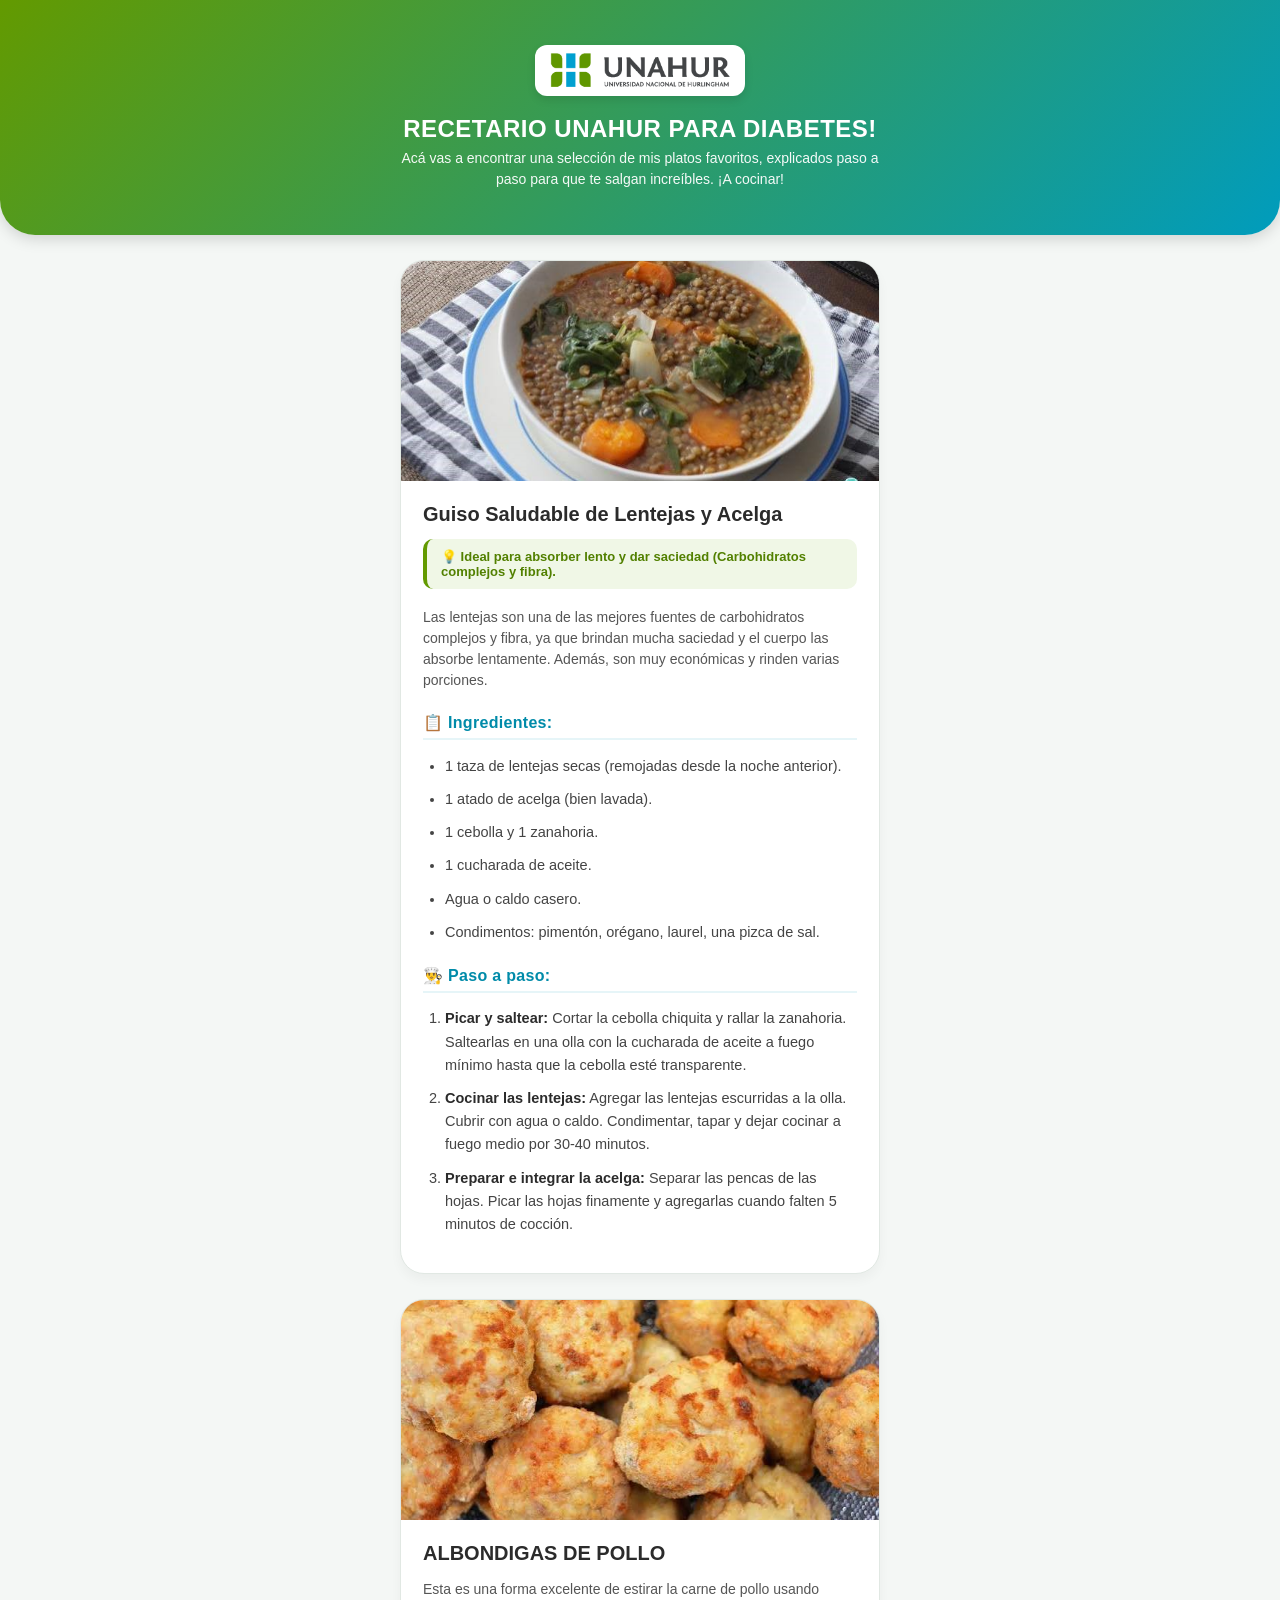
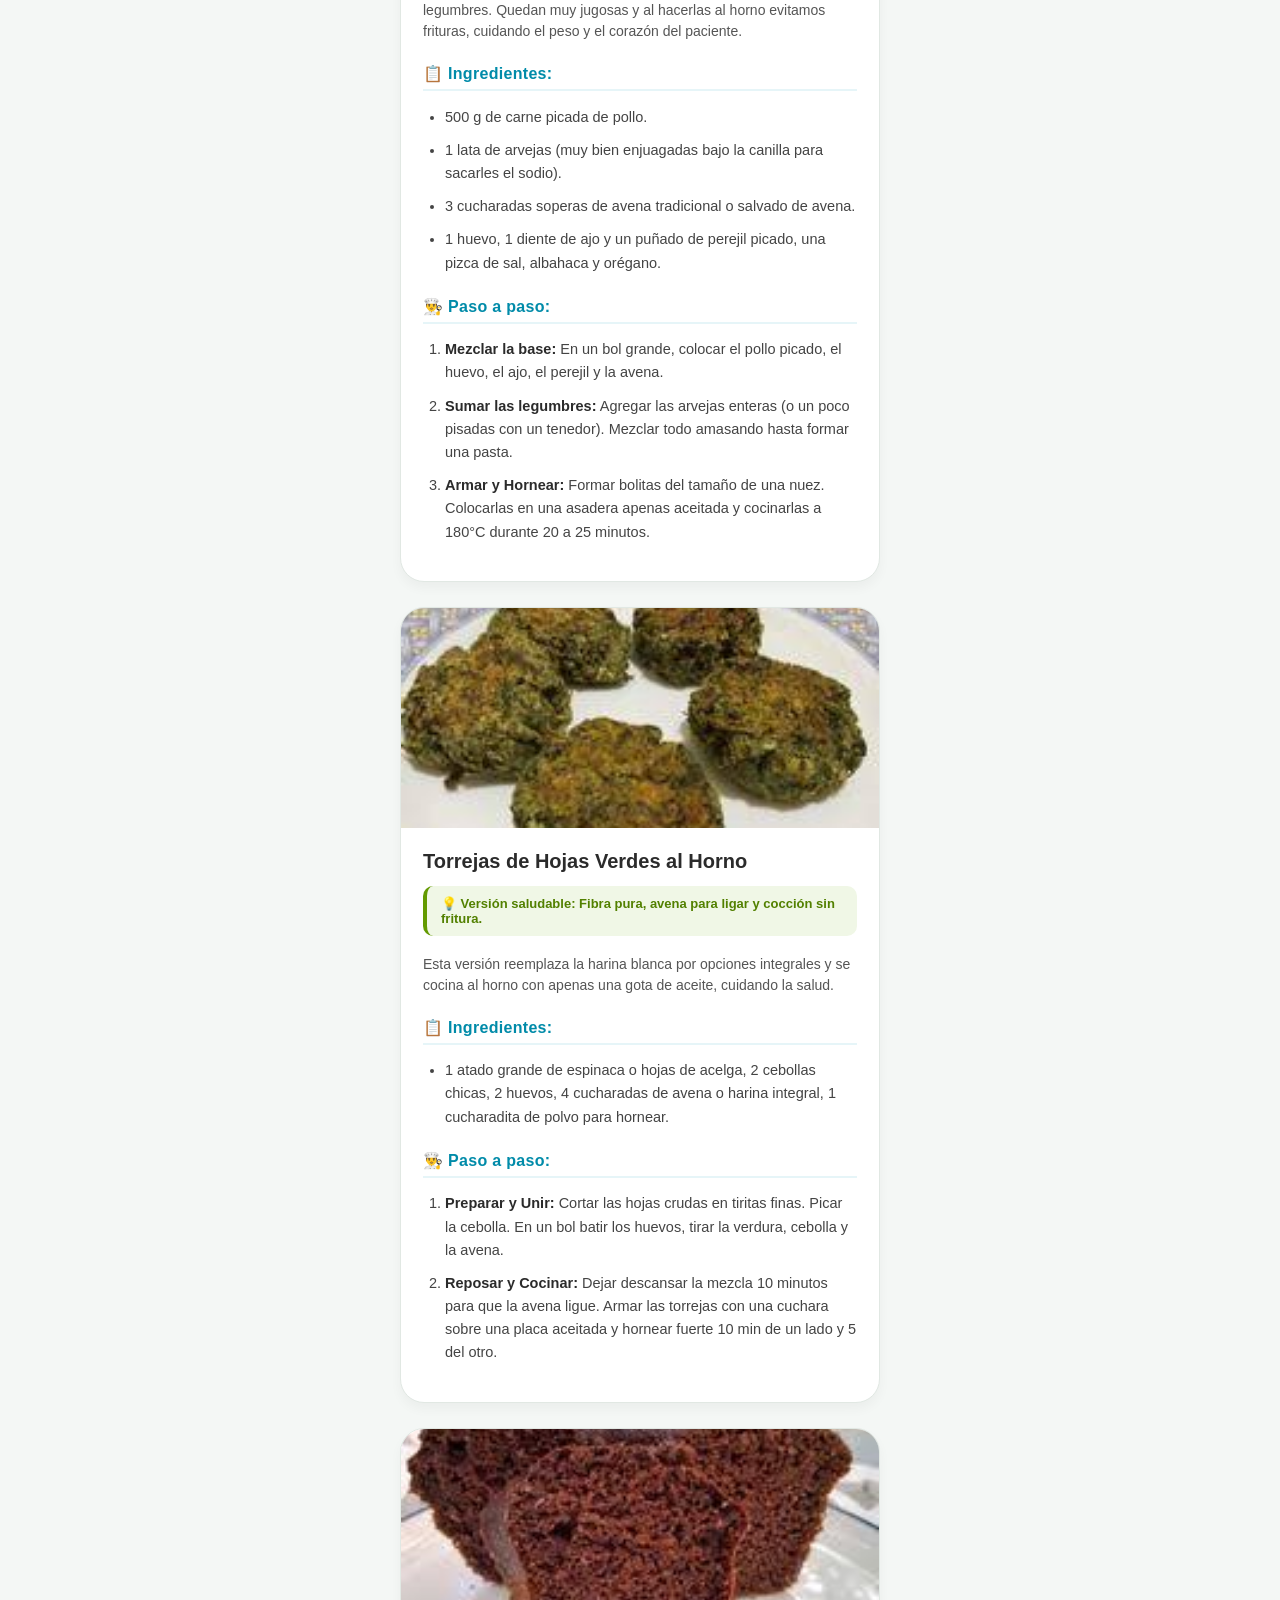
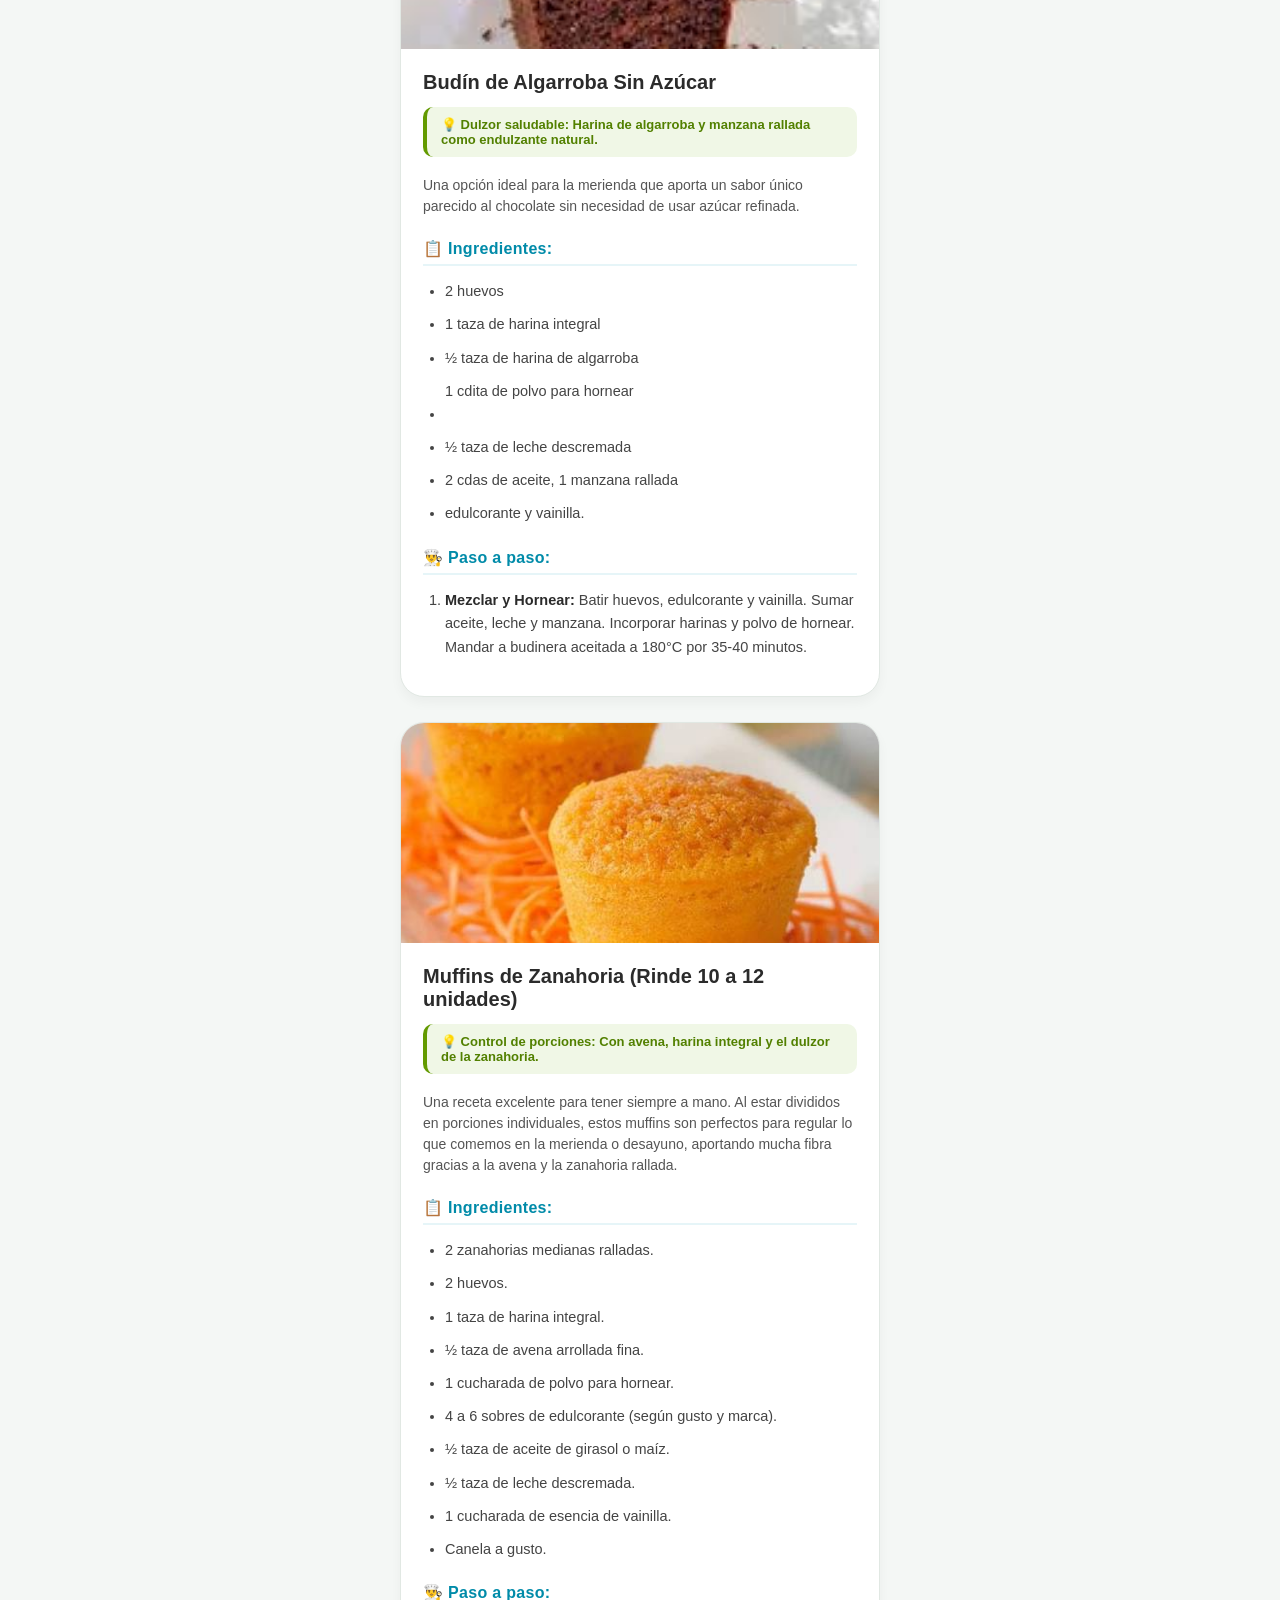
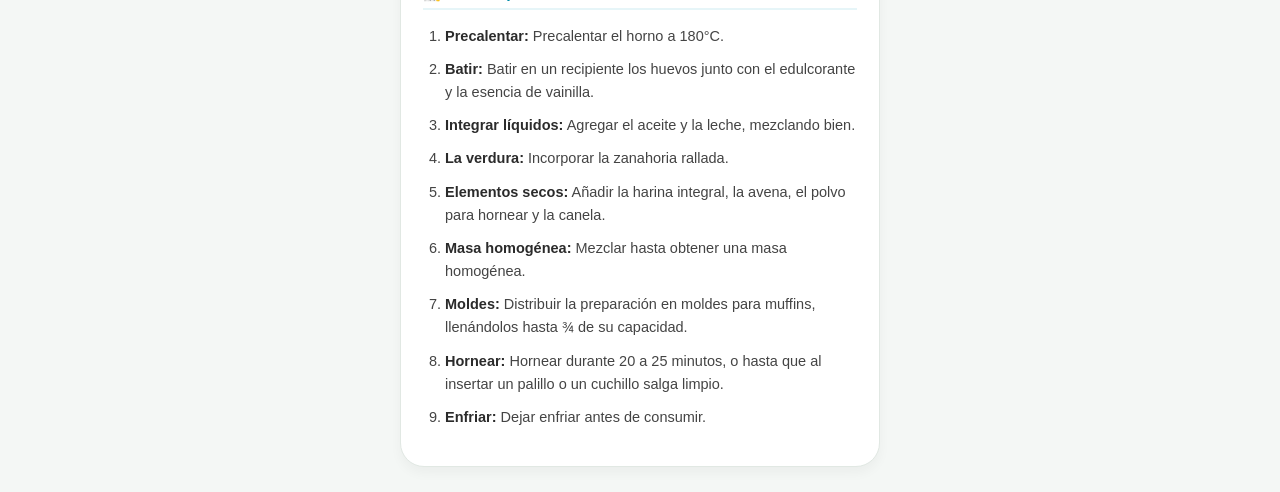
<file: index.html>
<!DOCTYPE html>
<html lang="es">
<head>
    <meta charset="UTF-8">
    <meta name="viewport" content="width=device-width, initial-scale=1.0">
    <title>RECETAS PARA UNA ALIMENTACION SALUDABLE</title>
    <link rel="stylesheet" href="recetastifg.css">
</head>
<body>

    <!-- Sección de Presentación (Encabezado) -->
    <header class="presentacion">
        <div class="avatar-container">
            <img src="Logo_oficial_UNAHur.png" alt="Logo UNAHUR" class="profile-pic">
        </div>
        <h1>RECETARIO UNAHUR PARA DIABETES!</h1>
        <p>Acá vas a encontrar una selección de mis platos favoritos, explicados paso a paso para que te salgan increíbles. ¡A cocinar!</p>
    </header>

    <!-- Contenedor Principal de Platos -->
    <main class="recetario-container">
        
        <!-- Tarjeta 1: Guiso de Lentejas -->
        <article class="plato-card">
            <div class="plato-img-container">
                <img src="guiso de lentejas.jpg" alt="Guiso Saludable de Lentejas" class="plato-img">
            </div>
            <div class="plato-info">
                <h2>Guiso Saludable de Lentejas y Acelga</h2>
                <p class="beneficio-tag">💡 Ideal para absorber lento y dar saciedad (Carbohidratos complejos y fibra).</p>
                <p class="descripcion">
                    Las lentejas son una de las mejores fuentes de carbohidratos complejos y fibra, ya que brindan mucha saciedad y el cuerpo las absorbe lentamente. Además, son muy económicas y rinden varias porciones.
                </p>
                <div class="receta-detalle">
                    <h4>📋 Ingredientes:</h4>
                    <ul>
                        <li>1 taza de lentejas secas (remojadas desde la noche anterior).</li>
                        <li>1 atado de acelga (bien lavada).</li>
                        <li>1 cebolla y 1 zanahoria.</li>
                        <li>1 cucharada de aceite.</li>
                        <li>Agua o caldo casero.</li>
                        <li>Condimentos: pimentón, orégano, laurel, una pizca de sal.</li>
                    </ul>
                    <h4>👨‍🍳 Paso a paso:</h4>
                    <ol>
                        <li><strong>Picar y saltear:</strong> Cortar la cebolla chiquita y rallar la zanahoria. Saltearlas en una olla con la cucharada de aceite a fuego mínimo hasta que la cebolla esté transparente.</li>
                        <li><strong>Cocinar las lentejas:</strong> Agregar las lentejas escurridas a la olla. Cubrir con agua o caldo. Condimentar, tapar y dejar cocinar a fuego medio por 30-40 minutos.</li>
                        <li><strong>Preparar e integrar la acelga:</strong> Separar las pencas de las hojas. Picar las hojas finamente y agregarlas cuando falten 5 minutos de cocción.</li>
                    </ol>
                </div>
            </div>
        </article>

        <!-- Tarjeta 2: Albóndigas de Pollo -->
        <article class="plato-card">
            <div class="plato-img-container">
                <img src="albondigas de pollo.jpg" alt="ALBONDIGAS DE POLLO" class="plato-img">
            </div>
            <div class="plato-info">
                <h2>ALBONDIGAS DE POLLO</h2>
                <p class="descripcion">Esta es una forma excelente de estirar la carne de pollo usando legumbres. Quedan muy jugosas y al hacerlas al horno evitamos frituras, cuidando el peso y el corazón del paciente.</p>
                <div class="receta-detalle">
                    <h4>📋 Ingredientes:</h4>
                    <ul>
                        <li>500 g de carne picada de pollo.</li>
                        <li>1 lata de arvejas (muy bien enjuagadas bajo la canilla para sacarles el sodio).</li>
                        <li>3 cucharadas soperas de avena tradicional o salvado de avena.</li>
                        <li>1 huevo, 1 diente de ajo y un puñado de perejil picado, una pizca de sal, albahaca y orégano.</li>
                    </ul>
                    <h4>👨‍🍳 Paso a paso:</h4>
                    <ol>
                        <li><strong>Mezclar la base:</strong> En un bol grande, colocar el pollo picado, el huevo, el ajo, el perejil y la avena.</li>
                        <li><strong>Sumar las legumbres:</strong> Agregar las arvejas enteras (o un poco pisadas con un tenedor). Mezclar todo amasando hasta formar una pasta.</li>
                        <li><strong>Armar y Hornear:</strong> Formar bolitas del tamaño de una nuez. Colocarlas en una asadera apenas aceitada y cocinarlas a 180°C durante 20 a 25 minutos.</li>
                    </ol>
                </div>
            </div>
        </article>

        <!-- Tarjeta 3: Torrejas de Acelga -->
        <article class="plato-card">
            <div class="plato-img-container">
                <img src="torrejas de acelga.jpg" alt="Torrejas de Verdura al Horno" class="plato-img">
            </div>
            <div class="plato-info">
                <h2>Torrejas de Hojas Verdes al Horno</h2>
                <p class="beneficio-tag">💡 Versión saludable: Fibra pura, avena para ligar y cocción sin fritura.</p>
                <p class="descripcion">Esta versión reemplaza la harina blanca por opciones integrales y se cocina al horno con apenas una gota de aceite, cuidando la salud.</p>
                <div class="receta-detalle">
                    <h4>📋 Ingredientes:</h4>
                    <ul>
                        <li>1 atado grande de espinaca o hojas de acelga, 2 cebollas chicas, 2 huevos, 4 cucharadas de avena o harina integral, 1 cucharadita de polvo para hornear.</li>
                    </ul>
                    <h4>👨‍🍳 Paso a paso:</h4>
                    <ol>
                        <li><strong>Preparar y Unir:</strong> Cortar las hojas crudas en tiritas finas. Picar la cebolla. En un bol batir los huevos, tirar la verdura, cebolla y la avena.</li>
                        <li><strong>Reposar y Cocinar:</strong> Dejar descansar la mezcla 10 minutos para que la avena ligue. Armar las torrejas con una cuchara sobre una placa aceitada y hornear fuerte 10 min de un lado y 5 del otro.</li>
                    </ol>
                </div>
            </div>
        </article>

        <!-- Tarjeta 4: Budín de Algarroba -->
        <article class="plato-card">
            <div class="plato-img-container">
                <img src="budin de algarroba.jpg" alt="Budín de Algarroba Sin Azúcar" class="plato-img">
            </div>
            <div class="plato-info">
                <h2>Budín de Algarroba Sin Azúcar</h2>
                <p class="beneficio-tag">💡 Dulzor saludable: Harina de algarroba y manzana rallada como endulzante natural.</p>
                <p class="descripcion">Una opción ideal para la merienda que aporta un sabor único parecido al chocolate sin necesidad de usar azúcar refinada.</p>
                <div class="receta-detalle">
                    <h4>📋 Ingredientes:</h4>
                    <ul>
                        <li>2 huevos</li>
                        <li>1 taza de harina integral</li>
                            <li>½ taza de harina de algarroba</li> 1 cdita de polvo para hornear<li>
                                <li>½ taza de leche descremada</li> 
                                <li>2 cdas de aceite, 1 manzana rallada</li> 
                                <li>edulcorante y vainilla.</li>
                    </ul>
                    <h4>👨‍🍳 Paso a paso:</h4>
                    <ol>
                        <li><strong>Mezclar y Hornear:</strong> Batir huevos, edulcorante y vainilla. Sumar aceite, leche y manzana. Incorporar harinas y polvo de hornear. Mandar a budinera aceitada a 180°C por 35-40 minutos.</li>
                    </ol>
                </div>
            </div>
        </article>

<!-- Tarjeta 5: Muffins de Zanahoria (Detallado Completo) -->
        <article class="plato-card">
            <div class="plato-img-container">
                <img src="muffin de zanahorias.jpg" alt="Muffins de Zanahoria Saludables" class="plato-img">
            </div>
            
            <div class="plato-info">
                <h2>Muffins de Zanahoria (Rinde 10 a 12 unidades)</h2>
                <p class="beneficio-tag">💡 Control de porciones: Con avena, harina integral y el dulzor de la zanahoria.</p>
                <p class="descripcion">
                    Una receta excelente para tener siempre a mano. Al estar divididos en porciones individuales, estos muffins son perfectos para regular lo que comemos en la merienda o desayuno, aportando mucha fibra gracias a la avena y la zanahoria rallada.
                </p>
                
                <div class="receta-detalle">
                    <h4>📋 Ingredientes:</h4>
                    <ul>
                        <li>2 zanahorias medianas ralladas.</li>
                        <li>2 huevos.</li>
                        <li>1 taza de harina integral.</li>
                        <li>½ taza de avena arrollada fina.</li>
                        <li>1 cucharada de polvo para hornear.</li>
                        <li>4 a 6 sobres de edulcorante (según gusto y marca).</li>
                        <li>½ taza de aceite de girasol o maíz.</li>
                        <li>½ taza de leche descremada.</li>
                        <li>1 cucharada de esencia de vainilla.</li>
                        <li>Canela a gusto.</li>
                    </ul>
                    
                    <h4>👨‍🍳 Paso a paso:</h4>
                    <ol>
                        <li><strong>Precalentar:</strong> Precalentar el horno a 180°C.</li>
                        <li><strong>Batir:</strong> Batir en un recipiente los huevos junto con el edulcorante y la esencia de vainilla.</li>
                        <li><strong>Integrar líquidos:</strong> Agregar el aceite y la leche, mezclando bien.</li>
                        <li><strong>La verdura:</strong> Incorporar la zanahoria rallada.</li>
                        <li><strong>Elementos secos:</strong> Añadir la harina integral, la avena, el polvo para hornear y la canela.</li>
                        <li><strong>Masa homogénea:</strong> Mezclar hasta obtener una masa homogénea.</li>
                        <li><strong>Moldes:</strong> Distribuir la preparación en moldes para muffins, llenándolos hasta ¾ de su capacidad.</li>
                        <li><strong>Hornear:</strong> Hornear durante 20 a 25 minutos, o hasta que al insertar un palillo o un cuchillo salga limpio.</li>
                        <li><strong>Enfriar:</strong> Dejar enfriar antes de consumir.</li>
                    </ol>
                </div>
            </div>
        </article>

    </main>
</body>
</html>
</file>
<file: recetastifg.css>
/* Configuración General */
body {
    margin: 0;
    padding: 0;
    box-sizing: border-box;
    font-family: 'Segoe UI', Tahoma, Geneva, Verdana, sans-serif;
    background-color: #f4f7f5; /* Fondo gris claro, limpio e institucional */
    color: #4a4a4a; /* Gris oscuro oficial de los textos de UNAHUR */
}

/* Sección de Presentación (Encabezado) */
.presentacion {
    /* Degradado exacto de la mariposa: Verde a Celeste/Azul */
    background: linear-gradient(135deg, #639a00, #009cbd);
    color: white;
    text-align: center;
    padding: 45px 20px;
    border-bottom-left-radius: 35px;
    border-bottom-right-radius: 35px;
    box-shadow: 0 4px 15px rgba(0, 0, 0, 0.15);
}

.avatar-container {
    margin-bottom: 15px;
}

/* Ajuste para que el logo de la UNAHUR luzca perfecto */
.profile-pic {
    max-width: 180px;
    height: auto;
    background-color: white;
    padding: 8px 15px;
    border-radius: 12px;
    box-shadow: 0 4px 8px rgba(0, 0, 0, 0.1);
}

.presentacion h1 {
    margin: 15px 0 5px 0;
    font-size: 24px;
    font-weight: 700;
    letter-spacing: 0.5px;
}

.presentacion p {
    font-size: 14px;
    max-width: 480px;
    margin: 0 auto;
    opacity: 0.95;
    line-height: 1.5;
}

/* Contenedor Principal (Optimizado para pantallas de celulares mediante QR) */
.recetario-container {
    padding: 25px 15px;
    display: flex;
    flex-direction: column;
    gap: 25px;
    max-width: 480px;
    margin: 0 auto;
}

/* Tarjetas de Platos */
.plato-card {
    background: white;
    border-radius: 24px; /* Formas suaves acordes al logo corporativo */
    overflow: hidden;
    box-shadow: 0 6px 12px rgba(0, 0, 0, 0.04);
    border: 1px solid #e1e8e3;
    transition: transform 0.3s ease, box-shadow 0.3s ease;
}

.plato-card:hover {
    transform: translateY(-4px);
    box-shadow: 0 10px 20px rgba(0, 0, 0, 0.08);
}

.plato-img {
    width: 100%;
    height: 220px;
    object-fit: cover;
    display: block;
}

.plato-info {
    padding: 22px;
}

.plato-info h2 {
    margin: 0 0 12px 0;
    font-size: 20px;
    color: #2b2b2b;
    font-weight: 700;
}

/* Bloque destacado con el Verde de la mariposa */
.beneficio-tag {
    background-color: #f0f7e6; /* Fondo verde tenue */
    color: #528000; /* Texto verde oscuro contrastante */
    padding: 10px 14px;
    border-radius: 10px;
    font-size: 13px;
    font-weight: bold;
    margin-bottom: 18px;
    border-left: 4px solid #639a00; /* Borde izquierdo con el verde vivo */
}

.plato-info .descripcion {
    font-size: 14px;
    color: #555;
    line-height: 1.5;
    margin-bottom: 20px;
}

/* Títulos internos (Ingredientes y Pasos) unificados para h3 y h4 usando el Celeste */
.receta-detalle h3, 
.receta-detalle h4 {
    font-size: 16px;
    color: #008ba9; /* Celeste destacado del logo */
    margin-top: 22px;
    margin-bottom: 10px;
    border-bottom: 2px solid #e6f5f8;
    padding-bottom: 6px;
    font-weight: 600;
    letter-spacing: 0.3px;
}

/* Estilos de las listas de contenido */
.receta-detalle ul, 
.receta-detalle ol {
    padding-left: 22px;
    font-size: 14.5px;
    line-height: 1.6;
    color: #444;
    margin-bottom: 15px;
}

.receta-detalle li {
    margin-bottom: 10px;
}

/* Negritas dentro de los pasos para facilitar la lectura rápida */
.receta-detalle ol li strong {
    color: #2b2b2b;
}
</file>
